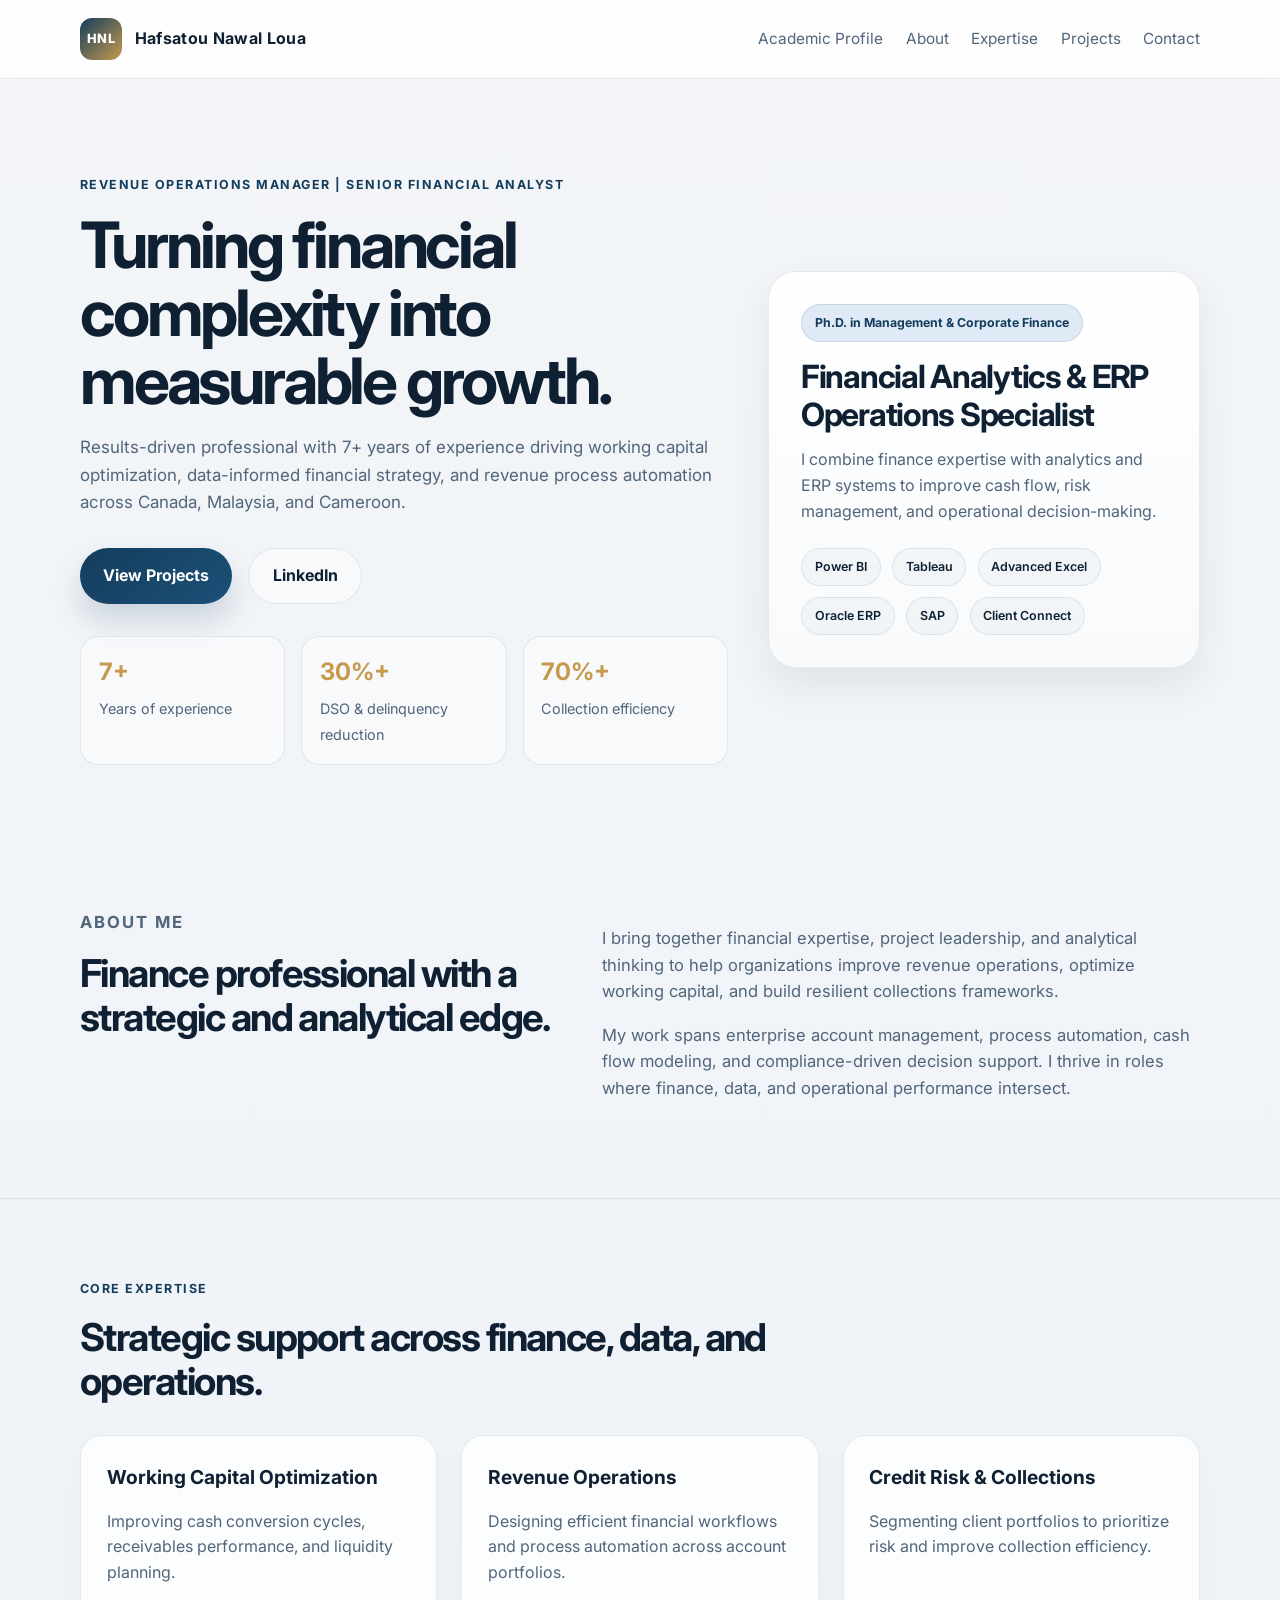
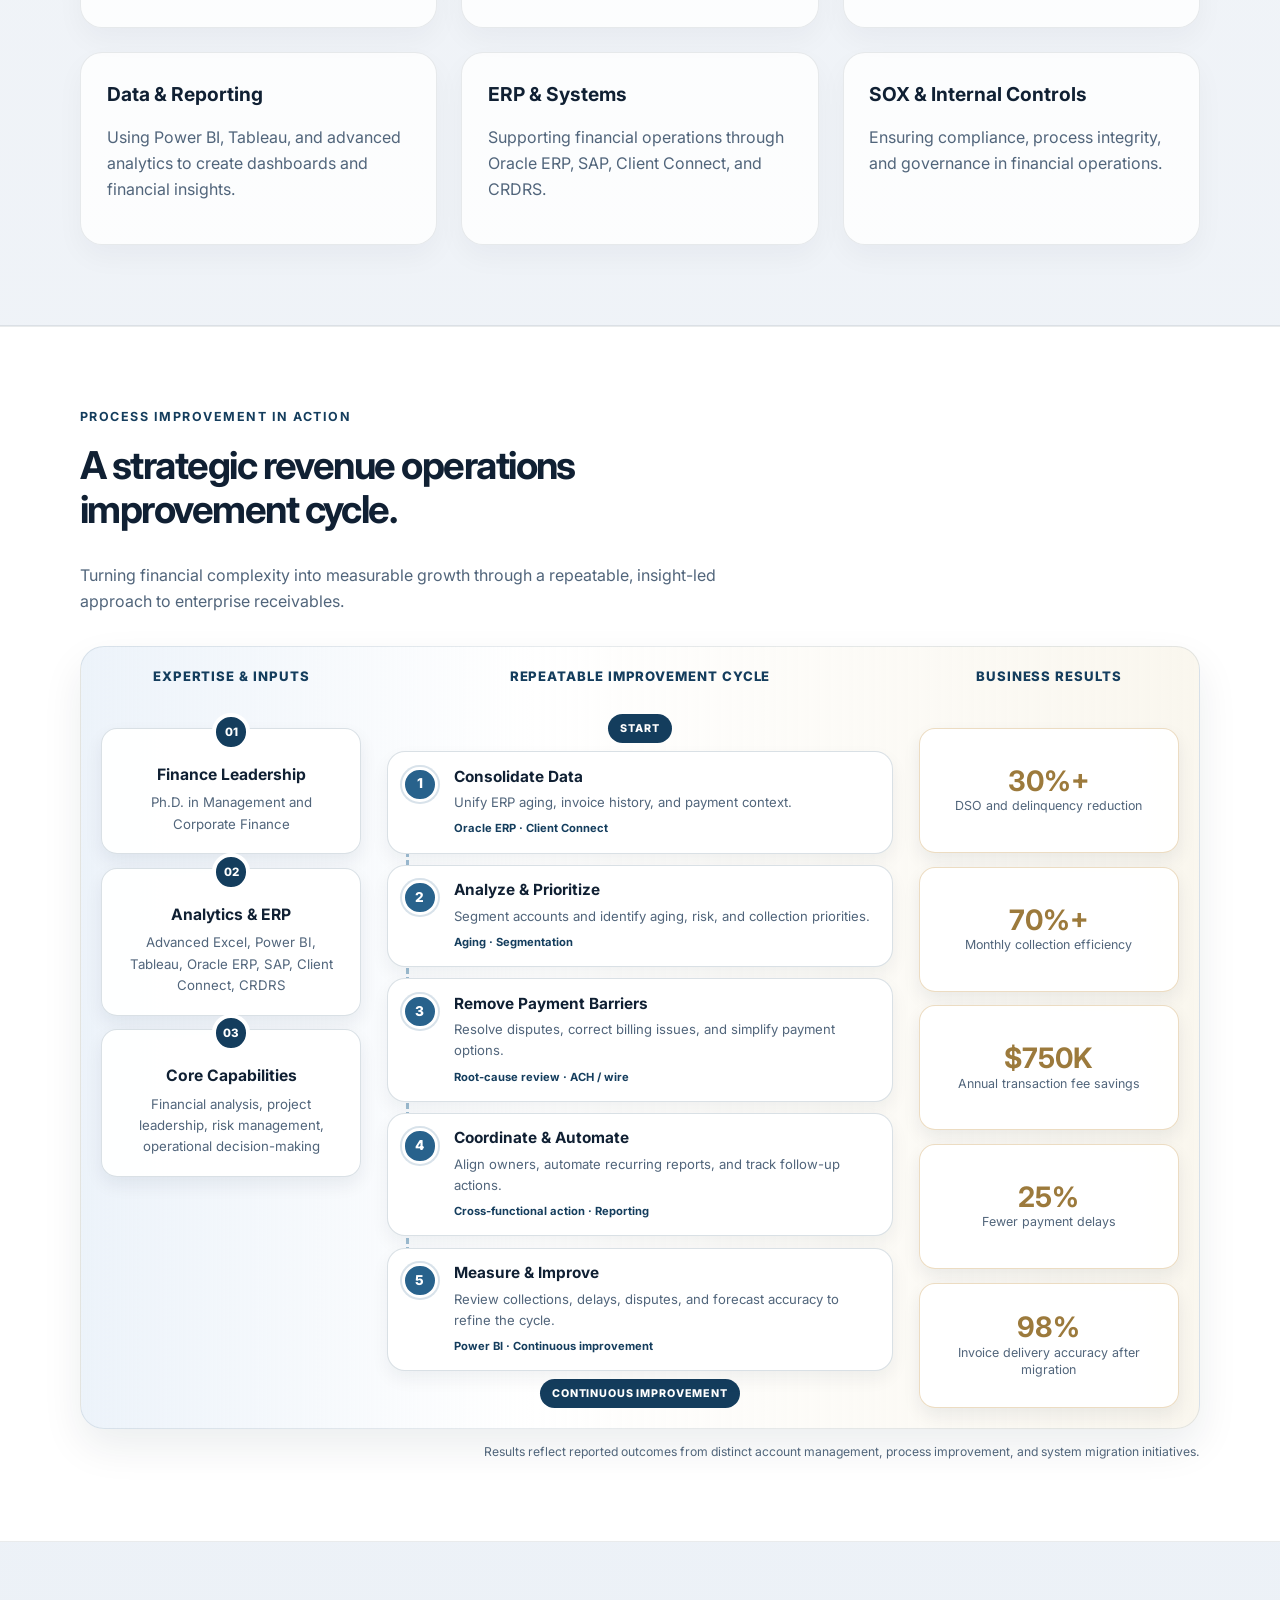
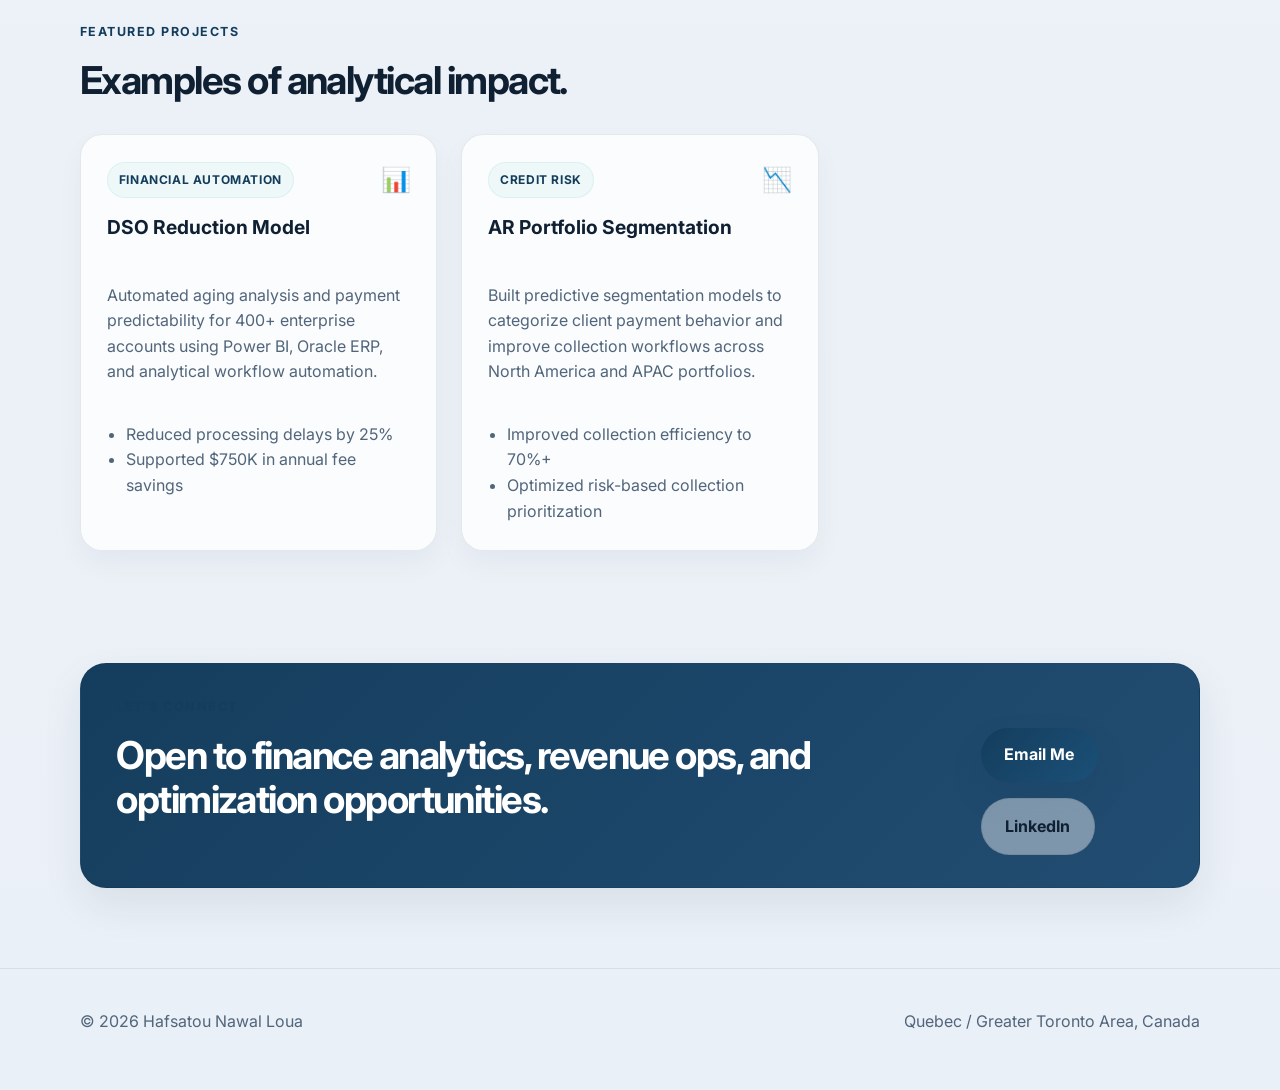
<file: index.html>
<!DOCTYPE html>
<html lang="en">
  <head>
    <meta charset="UTF-8" />
    <meta name="viewport" content="width=device-width, initial-scale=1.0" />
    <title>Hafsatou Nawal Loua | Portfolio</title>
    <meta
      name="description"
      content="Revenue Operations Manager and Senior Financial Analyst specializing in financial analytics, cash flow optimization, and automation."
    />
    <link rel="preconnect" href="https://fonts.googleapis.com" />
    <link rel="preconnect" href="https://fonts.gstatic.com" crossorigin />
    <link
      href="https://fonts.googleapis.com/css2?family=Inter:wght@400;500;600;700;800&display=swap"
      rel="stylesheet"
    />
    <link rel="stylesheet" href="styles.css" />
  </head>
  <body>
    <header class="site-header">
      <div class="container nav">
        <div class="brand">
          <span class="brand-mark">HNL</span>
          <span>Hafsatou Nawal Loua</span>
        </div>
        <nav class="nav-links" aria-label="Main navigation">
          <a href="academic.html">Academic Profile</a>
          <a href="#about">About</a>
          <a href="#expertise">Expertise</a>
          <a href="#projects">Projects</a>
          <a href="#contact">Contact</a>
        </nav>
      </div>
    </header>

    <main>
      <section class="hero">
        <div class="container hero-content">
          <div class="hero-copy">
            <p class="eyebrow">Revenue Operations Manager | Senior Financial Analyst</p>
            <h1>Turning financial complexity into measurable growth.</h1>
            <p class="lead">
              Results-driven professional with 7+ years of experience driving working
              capital optimization, data-informed financial strategy, and revenue process
              automation across Canada, Malaysia, and Cameroon.
            </p>
            <div class="hero-actions">
              <a class="button primary" href="#projects">View Projects</a>
              <a class="button secondary" href="https://www.linkedin.com/in/hafsatou-loua" target="_blank" rel="noreferrer">LinkedIn</a>
            </div>
            <ul class="stats" aria-label="Key metrics">
              <li><strong>7+</strong><span>Years of experience</span></li>
              <li><strong>30%+</strong><span>DSO & delinquency reduction</span></li>
              <li><strong>70%+</strong><span>Collection efficiency</span></li>
            </ul>
          </div>
          <div class="hero-card">
            <div class="card-glow"></div>
            <div class="profile-box">
              <div class="profile-badge">Ph.D. in Management & Corporate Finance</div>
              <h2>Financial Analytics & ERP Operations Specialist</h2>
              <p>
                I combine finance expertise with analytics and ERP systems to improve
                cash flow, risk management, and operational decision-making.
              </p>
              <div class="tech-list">
                <span>Power BI</span>
                <span>Tableau</span>
                <span>Advanced Excel</span>
                <span>Oracle ERP</span>
                <span>SAP</span>
                <span>Client Connect</span>
              </div>
            </div>
          </div>
        </div>
      </section>

      <section id="about" class="section">
        <div class="container two-column">
          <div>
            <p class="section-tag">About Me</p>
            <h2>Finance professional with a strategic and analytical edge.</h2>
          </div>
          <div>
            <p>
              I bring together financial expertise, project leadership, and analytical
              thinking to help organizations improve revenue operations, optimize working
              capital, and build resilient collections frameworks.
            </p>
            <p>
              My work spans enterprise account management, process automation, cash flow
              modeling, and compliance-driven decision support. I thrive in roles where
              finance, data, and operational performance intersect.
            </p>
          </div>
        </div>
      </section>

      <section id="expertise" class="section muted">
        <div class="container">
          <div class="section-heading">
            <p class="section-tag">Core Expertise</p>
            <h2>Strategic support across finance, data, and operations.</h2>
          </div>
          <div class="expertise-grid">
            <article class="feature-card">
              <h3>Working Capital Optimization</h3>
              <p>Improving cash conversion cycles, receivables performance, and liquidity planning.</p>
            </article>
            <article class="feature-card">
              <h3>Revenue Operations</h3>
              <p>Designing efficient financial workflows and process automation across account portfolios.</p>
            </article>
            <article class="feature-card">
              <h3>Credit Risk & Collections</h3>
              <p>Segmenting client portfolios to prioritize risk and improve collection efficiency.</p>
            </article>
            <article class="feature-card">
              <h3>Data & Reporting</h3>
              <p>Using Power BI, Tableau, and advanced analytics to create dashboards and financial insights.</p>
            </article>
            <article class="feature-card">
              <h3>ERP & Systems</h3>
              <p>Supporting financial operations through Oracle ERP, SAP, Client Connect, and CRDRS.</p>
            </article>
            <article class="feature-card">
              <h3>SOX & Internal Controls</h3>
              <p>Ensuring compliance, process integrity, and governance in financial operations.</p>
            </article>
          </div>
        </div>
      </section>

      <section id="process" class="section process-section">
        <div class="container">
          <div class="section-heading">
            <p class="section-tag">Process Improvement in Action</p>
            <h2>A strategic revenue operations improvement cycle.</h2>
            <p class="process-intro">
              Turning financial complexity into measurable growth through a repeatable,
              insight-led approach to enterprise receivables.
            </p>
          </div>

          <div class="process-infographic">
            <aside class="process-column process-inputs" aria-labelledby="process-inputs-title">
              <h3 class="process-column-title" id="process-inputs-title">Expertise & Inputs</h3>
              <article class="input-card">
                <span class="input-icon" aria-hidden="true">01</span>
                <h4>Finance Leadership</h4>
                <p>Ph.D. in Management and Corporate Finance</p>
              </article>
              <article class="input-card">
                <span class="input-icon" aria-hidden="true">02</span>
                <h4>Analytics & ERP</h4>
                <p>Advanced Excel, Power BI, Tableau, Oracle ERP, SAP, Client Connect, CRDRS</p>
              </article>
              <article class="input-card">
                <span class="input-icon" aria-hidden="true">03</span>
                <h4>Core Capabilities</h4>
                <p>Financial analysis, project leadership, risk management, operational decision-making</p>
              </article>
            </aside>

            <div class="process-cycle">
              <h3 class="process-column-title">Repeatable Improvement Cycle</h3>
              <span class="cycle-end">START</span>
              <ol class="process-flow" aria-label="Accounts receivable process improvement steps">
                <li class="process-step">
                  <span class="process-number">1</span>
                  <div>
                    <h4>Consolidate Data</h4>
                    <p>Unify ERP aging, invoice history, and payment context.</p>
                    <span class="process-tool">Oracle ERP · Client Connect</span>
                  </div>
                </li>
                <li class="process-step">
                  <span class="process-number">2</span>
                  <div>
                    <h4>Analyze & Prioritize</h4>
                    <p>Segment accounts and identify aging, risk, and collection priorities.</p>
                    <span class="process-tool">Aging · Segmentation</span>
                  </div>
                </li>
                <li class="process-step">
                  <span class="process-number">3</span>
                  <div>
                    <h4>Remove Payment Barriers</h4>
                    <p>Resolve disputes, correct billing issues, and simplify payment options.</p>
                    <span class="process-tool">Root-cause review · ACH / wire</span>
                  </div>
                </li>
                <li class="process-step">
                  <span class="process-number">4</span>
                  <div>
                    <h4>Coordinate & Automate</h4>
                    <p>Align owners, automate recurring reports, and track follow-up actions.</p>
                    <span class="process-tool">Cross-functional action · Reporting</span>
                  </div>
                </li>
                <li class="process-step">
                  <span class="process-number">5</span>
                  <div>
                    <h4>Measure & Improve</h4>
                    <p>Review collections, delays, disputes, and forecast accuracy to refine the cycle.</p>
                    <span class="process-tool">Power BI · Continuous improvement</span>
                  </div>
                </li>
              </ol>
              <span class="cycle-end">CONTINUOUS IMPROVEMENT</span>
            </div>

            <aside class="process-column process-results" aria-labelledby="process-results-title">
              <h3 class="process-column-title" id="process-results-title">Business Results</h3>
              <article class="result-card">
                <strong>30%+</strong>
                <span>DSO and delinquency reduction</span>
              </article>
              <article class="result-card">
                <strong>70%+</strong>
                <span>Monthly collection efficiency</span>
              </article>
              <article class="result-card">
                <strong>$750K</strong>
                <span>Annual transaction fee savings</span>
              </article>
              <article class="result-card">
                <strong>25%</strong>
                <span>Fewer payment delays</span>
              </article>
              <article class="result-card">
                <strong>98%</strong>
                <span>Invoice delivery accuracy after migration</span>
              </article>
            </aside>
          </div>
          <p class="process-note">
            Results reflect reported outcomes from distinct account management, process
            improvement, and system migration initiatives.
          </p>
        </div>
      </section>

      <section id="projects" class="section">
        <div class="container">
          <div class="section-heading">
            <p class="section-tag">Featured Projects</p>
            <h2>Examples of analytical impact.</h2>
          </div>

          <div class="project-grid">
            <article class="project-card">
              <div class="project-header">
                <span class="project-tag">Financial Automation</span>
                <span class="project-icon">📊</span>
              </div>
              <h3>DSO Reduction Model</h3>
              <p>
                Automated aging analysis and payment predictability for 400+ enterprise
                accounts using Power BI, Oracle ERP, and analytical workflow automation.
              </p>
              <ul>
                <li>Reduced processing delays by 25%</li>
                <li>Supported $750K in annual fee savings</li>
              </ul>
            </article>

            <article class="project-card">
              <div class="project-header">
                <span class="project-tag">Credit Risk</span>
                <span class="project-icon">📉</span>
              </div>
              <h3>AR Portfolio Segmentation</h3>
              <p>
                Built predictive segmentation models to categorize client payment behavior
                and improve collection workflows across North America and APAC portfolios.
              </p>
              <ul>
                <li>Improved collection efficiency to 70%+</li>
                <li>Optimized risk-based collection prioritization</li>
              </ul>
            </article>
          </div>
        </div>
      </section>

      <section id="contact" class="section cta-section">
        <div class="container cta-box">
          <div>
            <p class="section-tag">Let’s Connect</p>
            <h2>Open to finance analytics, revenue ops, and optimization opportunities.</h2>
          </div>
          <div class="cta-actions">
            <a class="button primary" href="mailto:nawal_loua@yahoo.com">Email Me</a>
            <a class="button secondary" href="https://www.linkedin.com/in/hafsatou-loua" target="_blank" rel="noreferrer">LinkedIn</a>
          </div>
        </div>
      </section>
    </main>

    <footer class="site-footer">
      <div class="container footer-content">
        <p>© 2026 Hafsatou Nawal Loua</p>
        <p>Quebec / Greater Toronto Area, Canada</p>
      </div>
    </footer>
  </body>
</html>
</file>
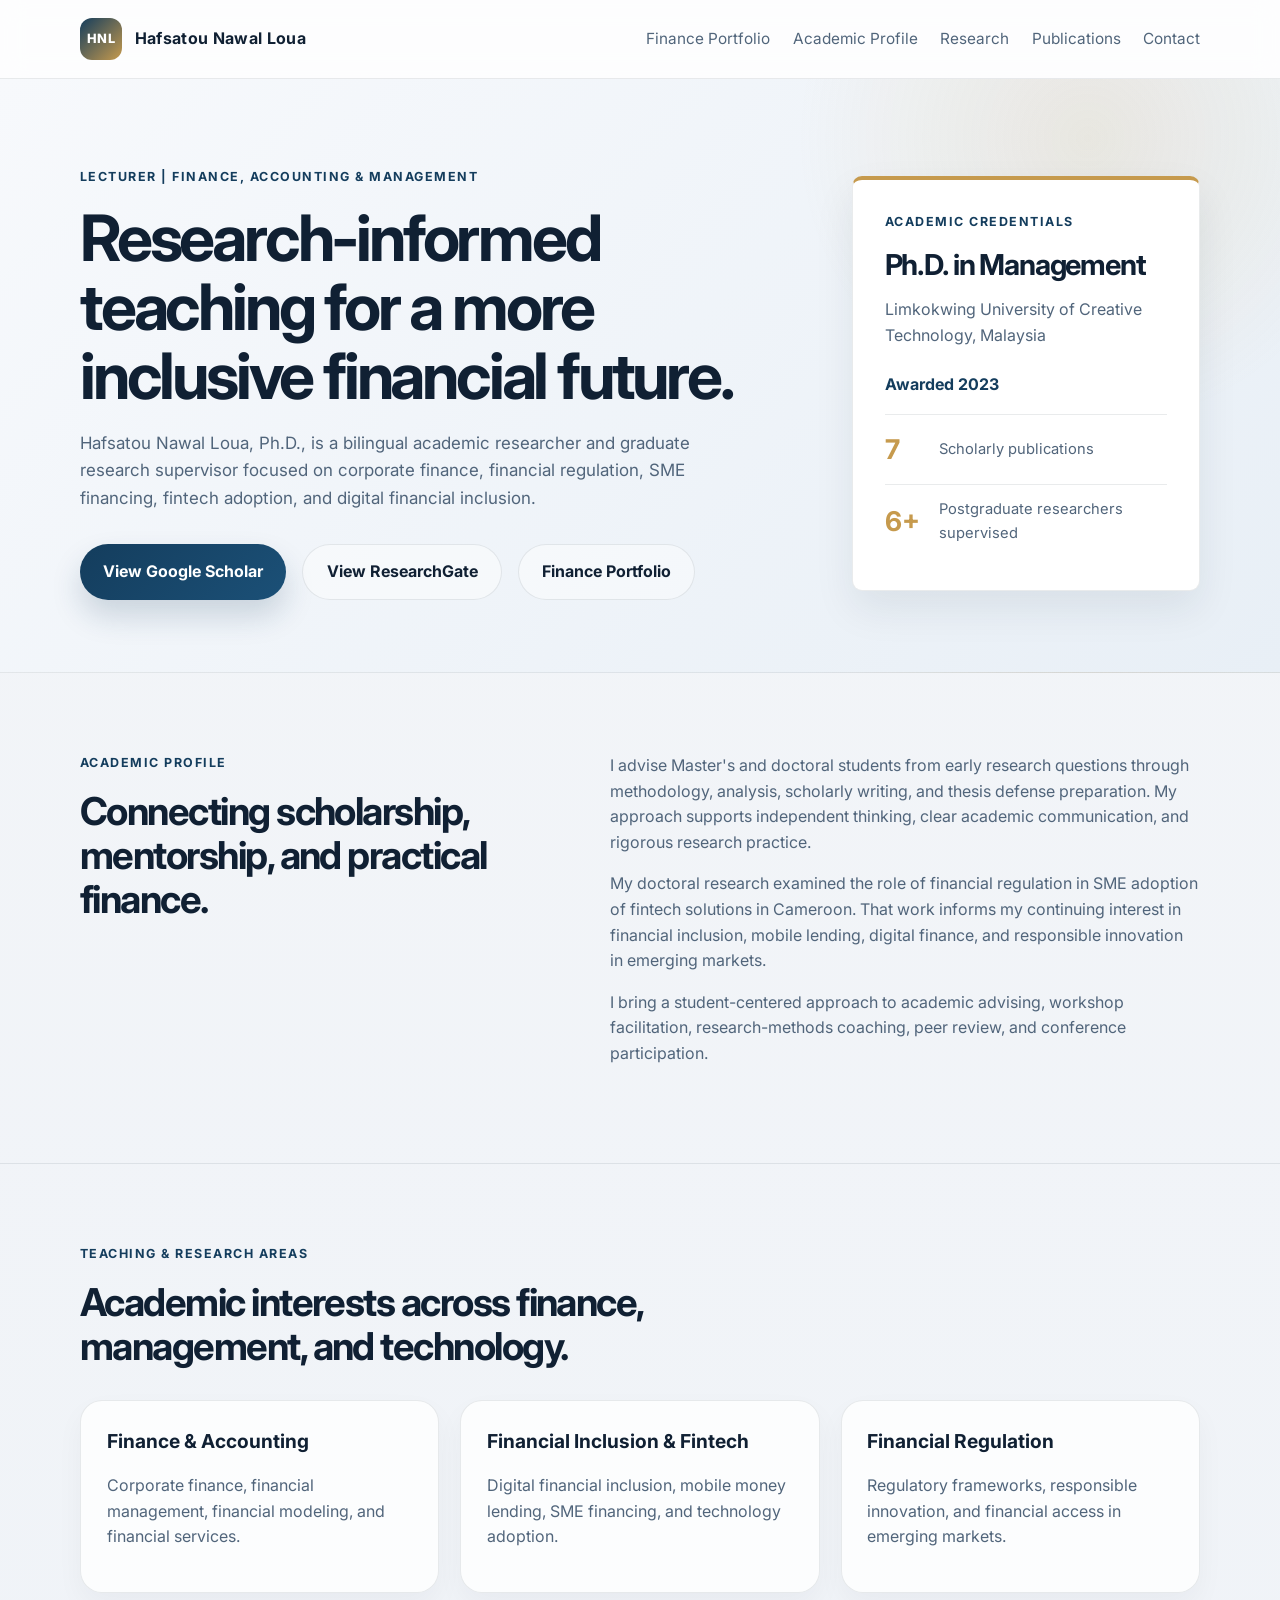
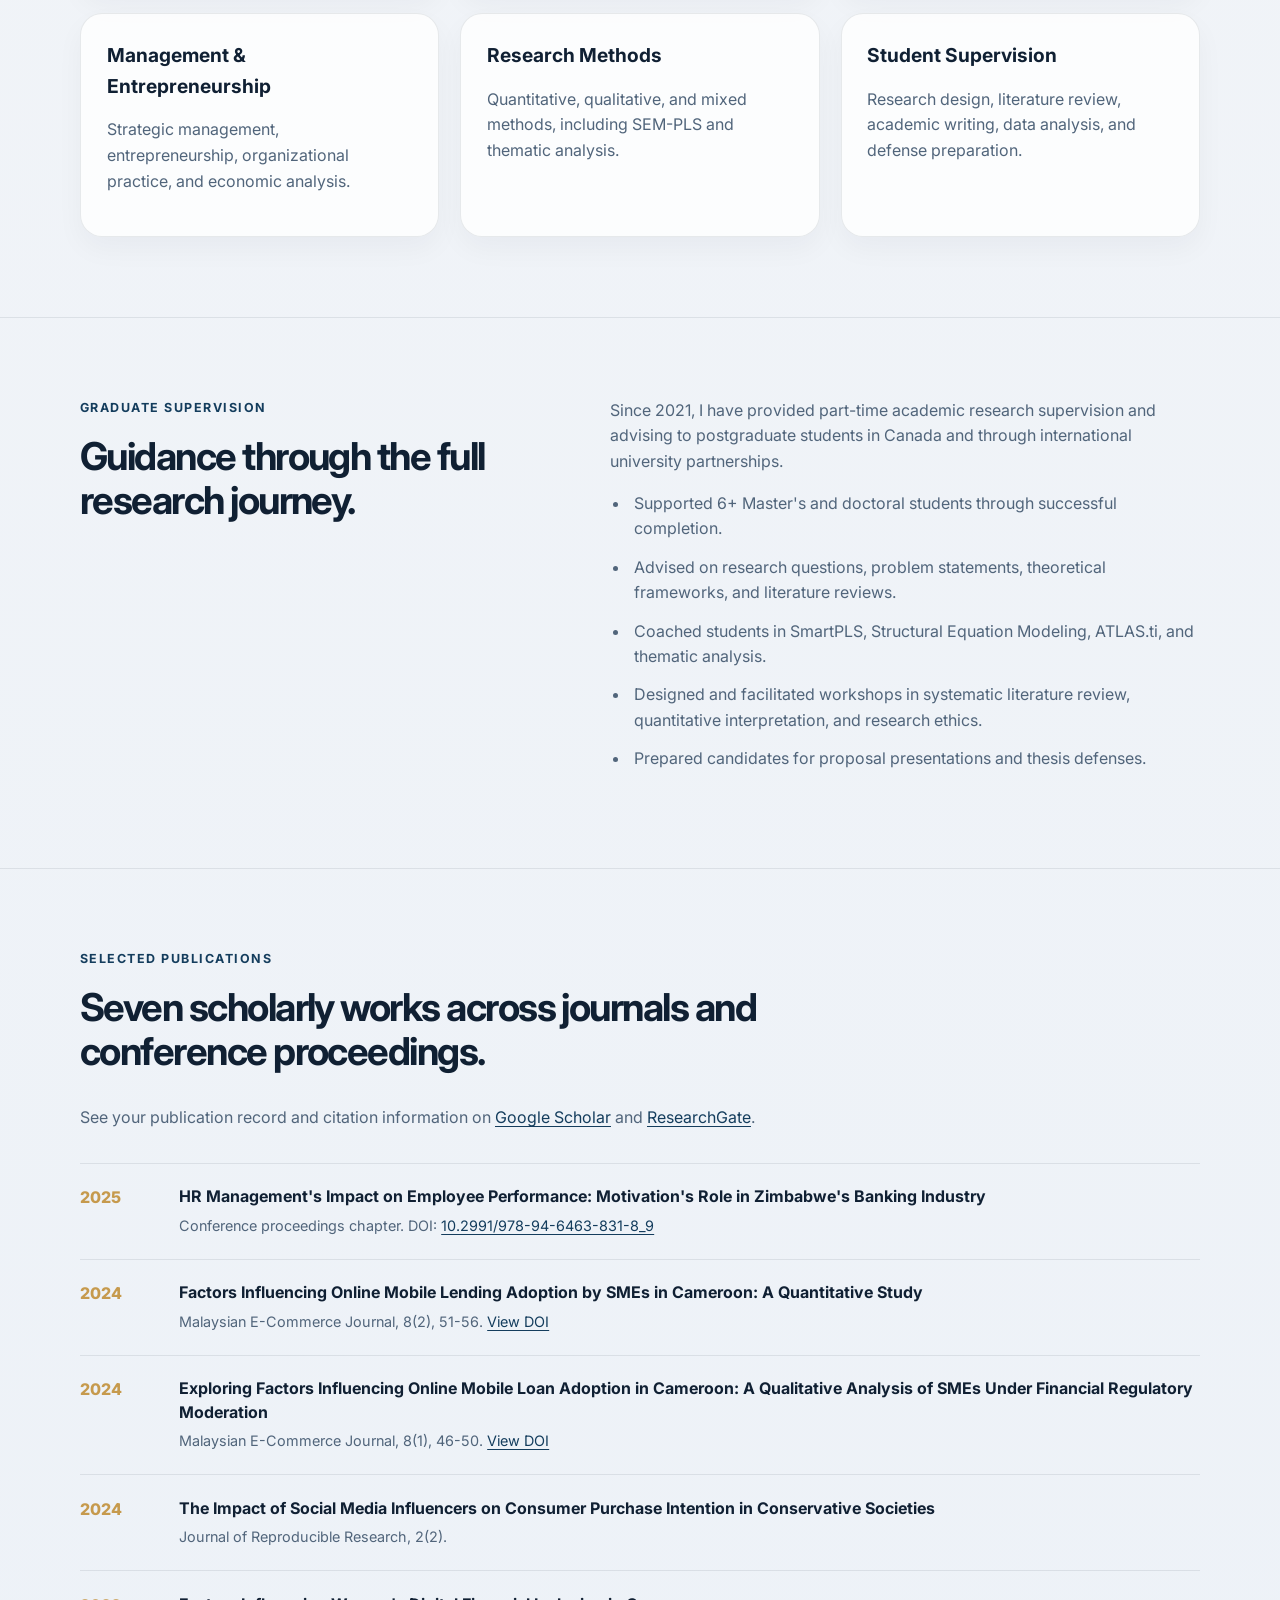
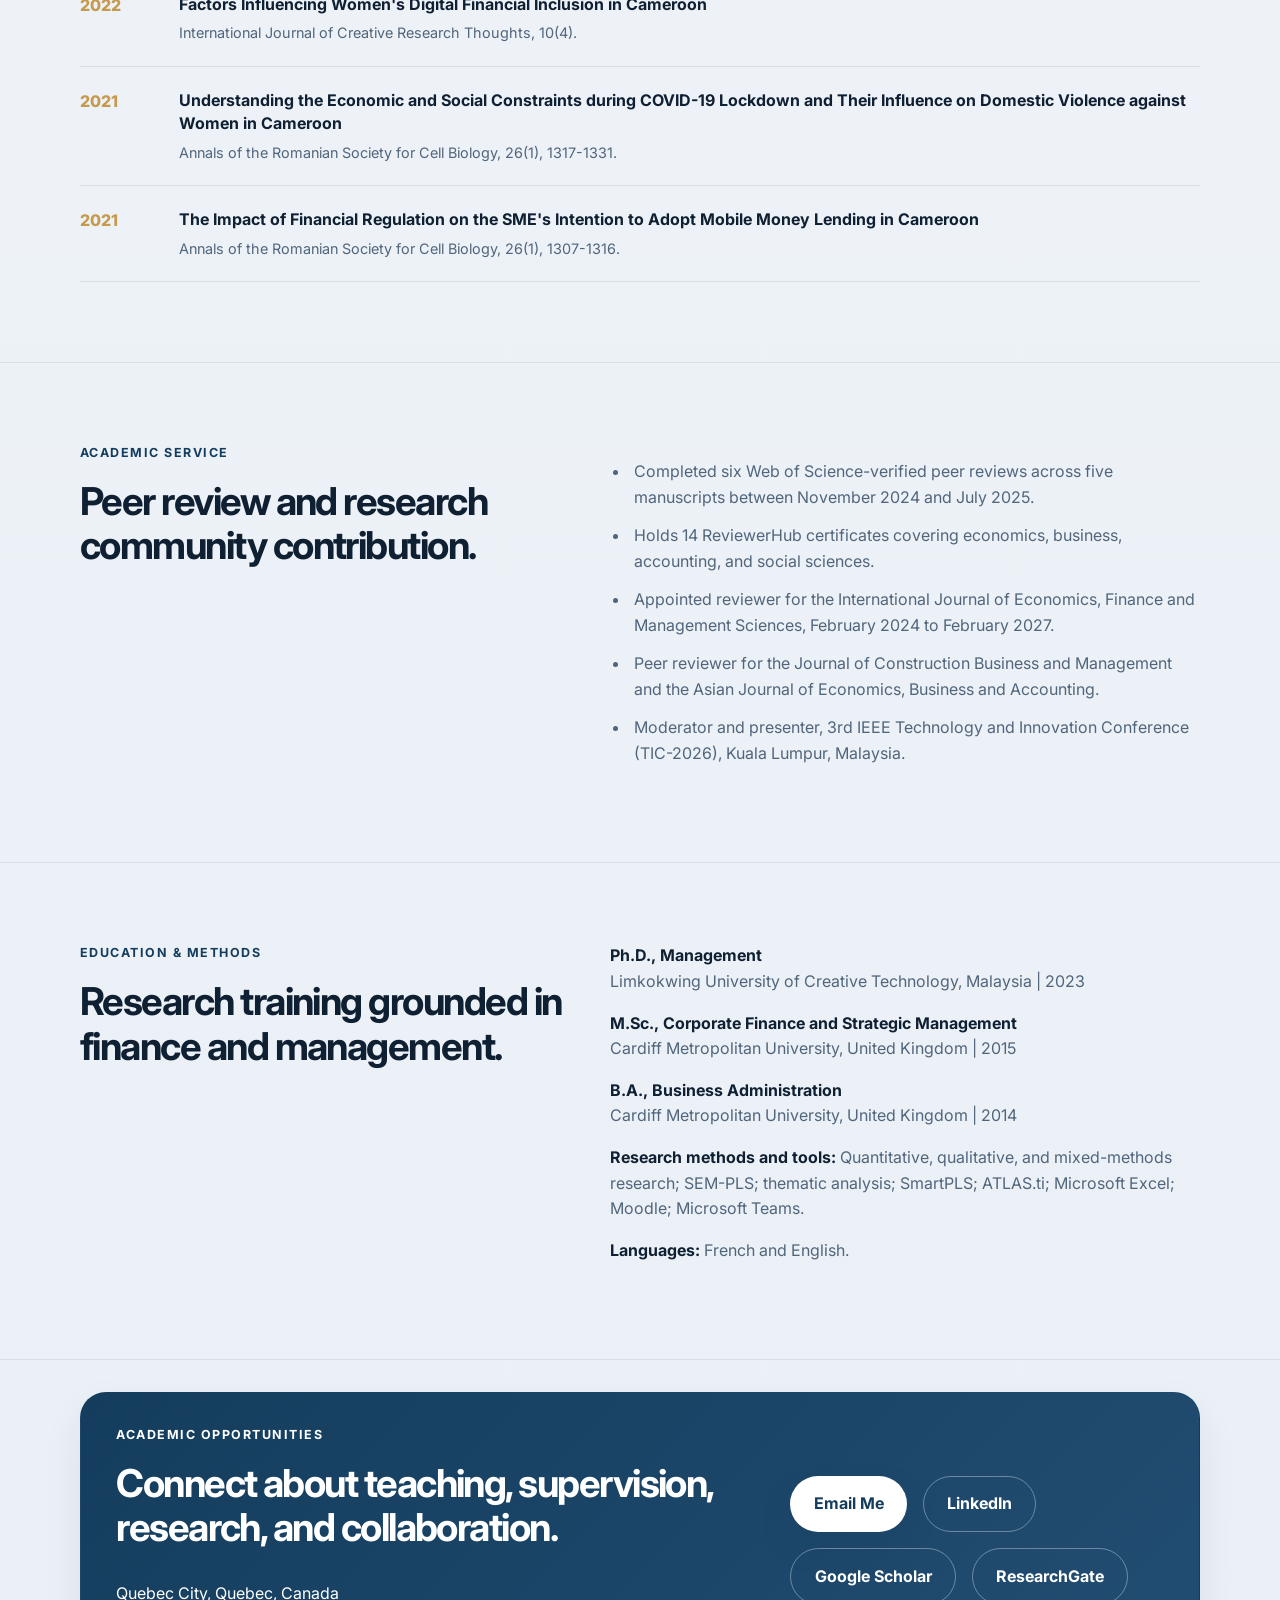
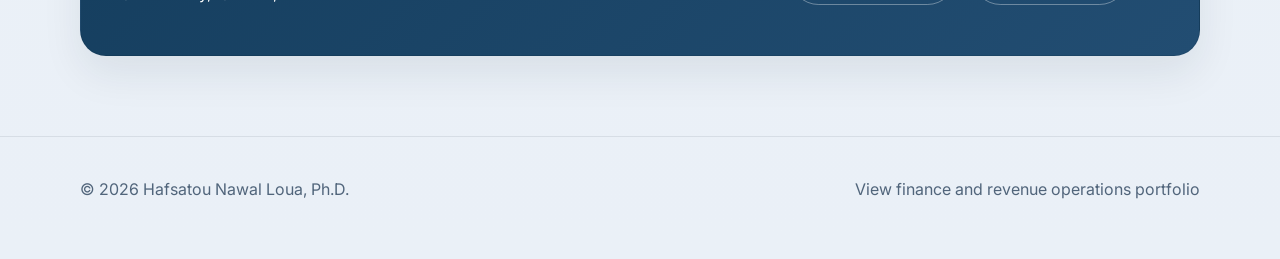
<file: academic.html>
<!DOCTYPE html>
<html lang="en">
  <head>
    <meta charset="UTF-8" />
    <meta name="viewport" content="width=device-width, initial-scale=1.0" />
    <meta
      name="description"
      content="Academic profile of Hafsatou Nawal Loua, Ph.D. in Management, lecturer candidate, financial researcher, and graduate research supervisor."
    />
    <title>Academic Profile | Hafsatou Nawal Loua, Ph.D.</title>
    <link rel="preconnect" href="https://fonts.googleapis.com" />
    <link rel="preconnect" href="https://fonts.gstatic.com" crossorigin />
    <link
      href="https://fonts.googleapis.com/css2?family=Inter:wght@400;500;600;700;800&display=swap"
      rel="stylesheet"
    />
    <link rel="stylesheet" href="styles.css" />
  </head>
  <body class="academic-page">
    <header class="site-header">
      <div class="container nav">
        <a class="brand" href="index.html">
          <span class="brand-mark">HNL</span>
          <span>Hafsatou Nawal Loua</span>
        </a>
        <nav class="nav-links" aria-label="Main navigation">
          <a href="index.html">Finance Portfolio</a>
          <a href="#profile">Academic Profile</a>
          <a href="#research">Research</a>
          <a href="#publications">Publications</a>
          <a href="#contact">Contact</a>
        </nav>
      </div>
    </header>

    <main>
      <section class="academic-hero">
        <div class="container academic-hero-content">
          <div>
            <p class="eyebrow">Lecturer | Finance, Accounting & Management</p>
            <h1>Research-informed teaching for a more inclusive financial future.</h1>
            <p class="lead">
              Hafsatou Nawal Loua, Ph.D., is a bilingual academic researcher and graduate
              research supervisor focused on corporate finance, financial regulation,
              SME financing, fintech adoption, and digital financial inclusion.
            </p>
            <div class="hero-actions">
              <a
                class="button primary"
                href="https://scholar.google.com/citations?user=1nNSLhAAAAAJ&amp;hl=en"
                target="_blank"
                rel="noreferrer"
              >View Google Scholar</a>
              <a
                class="button secondary"
                href="https://www.researchgate.net/profile/Nawal-Loua-2?ev=hdr_xprf"
                target="_blank"
                rel="noreferrer"
              >View ResearchGate</a>
              <a class="button secondary" href="index.html">Finance Portfolio</a>
            </div>
          </div>
          <aside class="academic-credential">
            <p class="section-tag">Academic Credentials</p>
            <h2>Ph.D. in Management</h2>
            <p>Limkokwing University of Creative Technology, Malaysia</p>
            <span class="credential-year">Awarded 2023</span>
            <div class="academic-stat">
              <strong>7</strong>
              <span>Scholarly publications</span>
            </div>
            <div class="academic-stat">
              <strong>6+</strong>
              <span>Postgraduate researchers supervised</span>
            </div>
          </aside>
        </div>
      </section>

      <section id="profile" class="section">
        <div class="container academic-two-column">
          <div>
            <p class="section-tag">Academic Profile</p>
            <h2>Connecting scholarship, mentorship, and practical finance.</h2>
          </div>
          <div class="academic-copy">
            <p>
              I advise Master's and doctoral students from early research questions
              through methodology, analysis, scholarly writing, and thesis defense
              preparation. My approach supports independent thinking, clear academic
              communication, and rigorous research practice.
            </p>
            <p>
              My doctoral research examined the role of financial regulation in SME
              adoption of fintech solutions in Cameroon. That work informs my continuing
              interest in financial inclusion, mobile lending, digital finance, and
              responsible innovation in emerging markets.
            </p>
            <p>
              I bring a student-centered approach to academic advising, workshop
              facilitation, research-methods coaching, peer review, and conference
              participation.
            </p>
          </div>
        </div>
      </section>

      <section id="research" class="section muted">
        <div class="container">
          <div class="section-heading">
            <p class="section-tag">Teaching & Research Areas</p>
            <h2>Academic interests across finance, management, and technology.</h2>
          </div>
          <div class="academic-grid">
            <article class="feature-card">
              <h3>Finance & Accounting</h3>
              <p>Corporate finance, financial management, financial modeling, and financial services.</p>
            </article>
            <article class="feature-card">
              <h3>Financial Inclusion & Fintech</h3>
              <p>Digital financial inclusion, mobile money lending, SME financing, and technology adoption.</p>
            </article>
            <article class="feature-card">
              <h3>Financial Regulation</h3>
              <p>Regulatory frameworks, responsible innovation, and financial access in emerging markets.</p>
            </article>
            <article class="feature-card">
              <h3>Management & Entrepreneurship</h3>
              <p>Strategic management, entrepreneurship, organizational practice, and economic analysis.</p>
            </article>
            <article class="feature-card">
              <h3>Research Methods</h3>
              <p>Quantitative, qualitative, and mixed methods, including SEM-PLS and thematic analysis.</p>
            </article>
            <article class="feature-card">
              <h3>Student Supervision</h3>
              <p>Research design, literature review, academic writing, data analysis, and defense preparation.</p>
            </article>
          </div>
        </div>
      </section>

      <section class="section">
        <div class="container academic-two-column">
          <div>
            <p class="section-tag">Graduate Supervision</p>
            <h2>Guidance through the full research journey.</h2>
          </div>
          <div class="academic-copy">
            <p>
              Since 2021, I have provided part-time academic research supervision and
              advising to postgraduate students in Canada and through international
              university partnerships.
            </p>
            <ul class="academic-list">
              <li>Supported 6+ Master's and doctoral students through successful completion.</li>
              <li>Advised on research questions, problem statements, theoretical frameworks, and literature reviews.</li>
              <li>Coached students in SmartPLS, Structural Equation Modeling, ATLAS.ti, and thematic analysis.</li>
              <li>Designed and facilitated workshops in systematic literature review, quantitative interpretation, and research ethics.</li>
              <li>Prepared candidates for proposal presentations and thesis defenses.</li>
            </ul>
          </div>
        </div>
      </section>

      <section id="publications" class="section muted">
        <div class="container">
          <div class="section-heading">
            <p class="section-tag">Selected Publications</p>
            <h2>Seven scholarly works across journals and conference proceedings.</h2>
            <p class="academic-copy">
              See your publication record and citation information on
              <a
                class="text-link"
                href="https://scholar.google.com/citations?user=1nNSLhAAAAAJ&amp;hl=en"
                target="_blank"
                rel="noreferrer"
              >Google Scholar</a>
              and
              <a
                class="text-link"
                href="https://www.researchgate.net/profile/Nawal-Loua-2?ev=hdr_xprf"
                target="_blank"
                rel="noreferrer"
              >ResearchGate</a>.
            </p>
          </div>
          <div class="publication-list">
            <article class="publication">
              <span class="publication-year">2025</span>
              <div>
                <h3>HR Management's Impact on Employee Performance: Motivation's Role in Zimbabwe's Banking Industry</h3>
                <p>Conference proceedings chapter. DOI: <a href="https://doi.org/10.2991/978-94-6463-831-8_9" target="_blank" rel="noreferrer">10.2991/978-94-6463-831-8_9</a></p>
              </div>
            </article>
            <article class="publication">
              <span class="publication-year">2024</span>
              <div>
                <h3>Factors Influencing Online Mobile Lending Adoption by SMEs in Cameroon: A Quantitative Study</h3>
                <p>Malaysian E-Commerce Journal, 8(2), 51-56. <a href="https://doi.org/10.26480/mecj.02.2024.51.56" target="_blank" rel="noreferrer">View DOI</a></p>
              </div>
            </article>
            <article class="publication">
              <span class="publication-year">2024</span>
              <div>
                <h3>Exploring Factors Influencing Online Mobile Loan Adoption in Cameroon: A Qualitative Analysis of SMEs Under Financial Regulatory Moderation</h3>
                <p>Malaysian E-Commerce Journal, 8(1), 46-50. <a href="https://doi.org/10.26480/mecj.01.2024.46.50" target="_blank" rel="noreferrer">View DOI</a></p>
              </div>
            </article>
            <article class="publication">
              <span class="publication-year">2024</span>
              <div>
                <h3>The Impact of Social Media Influencers on Consumer Purchase Intention in Conservative Societies</h3>
                <p>Journal of Reproducible Research, 2(2).</p>
              </div>
            </article>
            <article class="publication">
              <span class="publication-year">2022</span>
              <div>
                <h3>Factors Influencing Women's Digital Financial Inclusion in Cameroon</h3>
                <p>International Journal of Creative Research Thoughts, 10(4).</p>
              </div>
            </article>
            <article class="publication">
              <span class="publication-year">2021</span>
              <div>
                <h3>Understanding the Economic and Social Constraints during COVID-19 Lockdown and Their Influence on Domestic Violence against Women in Cameroon</h3>
                <p>Annals of the Romanian Society for Cell Biology, 26(1), 1317-1331.</p>
              </div>
            </article>
            <article class="publication">
              <span class="publication-year">2021</span>
              <div>
                <h3>The Impact of Financial Regulation on the SME's Intention to Adopt Mobile Money Lending in Cameroon</h3>
                <p>Annals of the Romanian Society for Cell Biology, 26(1), 1307-1316.</p>
              </div>
            </article>
          </div>
        </div>
      </section>

      <section class="section">
        <div class="container academic-two-column">
          <div>
            <p class="section-tag">Academic Service</p>
            <h2>Peer review and research community contribution.</h2>
          </div>
          <div class="academic-copy">
            <ul class="academic-list">
              <li>Completed six Web of Science-verified peer reviews across five manuscripts between November 2024 and July 2025.</li>
              <li>Holds 14 ReviewerHub certificates covering economics, business, accounting, and social sciences.</li>
              <li>Appointed reviewer for the International Journal of Economics, Finance and Management Sciences, February 2024 to February 2027.</li>
              <li>Peer reviewer for the Journal of Construction Business and Management and the Asian Journal of Economics, Business and Accounting.</li>
              <li>Moderator and presenter, 3rd IEEE Technology and Innovation Conference (TIC-2026), Kuala Lumpur, Malaysia.</li>
            </ul>
          </div>
        </div>
      </section>

      <section class="section muted">
        <div class="container academic-two-column">
          <div>
            <p class="section-tag">Education & Methods</p>
            <h2>Research training grounded in finance and management.</h2>
          </div>
          <div class="academic-copy">
            <p><strong>Ph.D., Management</strong><br />Limkokwing University of Creative Technology, Malaysia | 2023</p>
            <p><strong>M.Sc., Corporate Finance and Strategic Management</strong><br />Cardiff Metropolitan University, United Kingdom | 2015</p>
            <p><strong>B.A., Business Administration</strong><br />Cardiff Metropolitan University, United Kingdom | 2014</p>
            <p><strong>Research methods and tools:</strong> Quantitative, qualitative, and mixed-methods research; SEM-PLS; thematic analysis; SmartPLS; ATLAS.ti; Microsoft Excel; Moodle; Microsoft Teams.</p>
            <p><strong>Languages:</strong> French and English.</p>
          </div>
        </div>
      </section>

      <section id="contact" class="section cta-section">
        <div class="container cta-box academic-cta">
          <div>
            <p class="section-tag">Academic Opportunities</p>
            <h2>Connect about teaching, supervision, research, and collaboration.</h2>
            <p>Quebec City, Quebec, Canada</p>
          </div>
          <div class="cta-actions">
            <a class="button primary" href="mailto:nawal_loua@yahoo.com">Email Me</a>
            <a class="button secondary" href="https://www.linkedin.com/in/hafsatou-loua" target="_blank" rel="noreferrer">LinkedIn</a>
            <a class="button secondary" href="https://scholar.google.com/citations?user=1nNSLhAAAAAJ&amp;hl=en" target="_blank" rel="noreferrer">Google Scholar</a>
            <a class="button secondary" href="https://www.researchgate.net/profile/Nawal-Loua-2?ev=hdr_xprf" target="_blank" rel="noreferrer">ResearchGate</a>
          </div>
        </div>
      </section>
    </main>

    <footer class="site-footer">
      <div class="container footer-content">
        <p>© 2026 Hafsatou Nawal Loua, Ph.D.</p>
        <p><a href="index.html">View finance and revenue operations portfolio</a></p>
      </div>
    </footer>
  </body>
</html>
</file>
<file: styles.css>
:root {
  --bg: #f3f5f8;
  --bg-alt: #eaf0f7;
  --panel: #ffffff;
  --panel-strong: #f8fafc;
  --text: #102033;
  --muted: #51657b;
  --line: rgba(16, 32, 51, 0.09);
  --primary: #143d5d;
  --primary-soft: #dfeaf6;
  --accent: #c69a4d;
  --shadow: 0 18px 40px rgba(16, 32, 51, 0.08);
}

* {
  box-sizing: border-box;
}

html {
  scroll-behavior: smooth;
}

body {
  margin: 0;
  font-family: "Inter", sans-serif;
  background: linear-gradient(180deg, var(--bg) 0%, var(--bg-alt) 100%);
  color: var(--text);
  line-height: 1.6;
}

a {
  color: inherit;
  text-decoration: none;
}

img {
  max-width: 100%;
  display: block;
}

.container {
  width: min(1120px, calc(100% - 2rem));
  margin: 0 auto;
}

.site-header {
  position: sticky;
  top: 0;
  z-index: 10;
  backdrop-filter: blur(12px);
  background: rgba(255, 255, 255, 0.82);
  border-bottom: 1px solid var(--line);
}

.nav {
  display: flex;
  justify-content: space-between;
  align-items: center;
  min-height: 78px;
  gap: 1rem;
}

.brand {
  display: inline-flex;
  align-items: center;
  gap: 0.8rem;
  font-weight: 700;
  letter-spacing: 0.02em;
}

.brand-mark {
  display: inline-grid;
  place-items: center;
  width: 42px;
  height: 42px;
  border-radius: 12px;
  background: linear-gradient(135deg, var(--primary), var(--accent));
  color: #ffffff;
  font-size: 0.8rem;
  font-weight: 800;
}

.nav-links {
  display: flex;
  align-items: center;
  gap: 1.4rem;
  color: var(--muted);
  font-size: 0.96rem;
}

.nav-links a {
  transition: color 0.2s ease;
}

.nav-links a:hover,
.nav-links a:focus-visible {
  color: var(--text);
}

.hero {
  padding: 6rem 0 4rem;
}

.hero-content {
  display: grid;
  grid-template-columns: 1.2fr 0.8fr;
  gap: 2.5rem;
  align-items: center;
}

.eyebrow,
.section-tag {
  margin: 0 0 1rem;
  color: var(--primary);
  letter-spacing: 0.12em;
  font-size: 0.78rem;
  font-weight: 700;
  text-transform: uppercase;
}

.hero h1 {
  margin: 0;
  font-size: clamp(2.5rem, 5vw, 4.5rem);
  line-height: 1.06;
  letter-spacing: -0.05em;
}

.lead {
  max-width: 62ch;
  margin-top: 1.25rem;
  color: var(--muted);
  font-size: 1.06rem;
}

.hero-actions,
.cta-actions {
  display: flex;
  flex-wrap: wrap;
  gap: 1rem;
  margin-top: 2rem;
}

.button {
  display: inline-flex;
  align-items: center;
  justify-content: center;
  min-height: 48px;
  padding: 0.9rem 1.45rem;
  border-radius: 999px;
  font-weight: 700;
  transition: transform 0.2s ease, box-shadow 0.2s ease;
}

.button:hover,
.button:focus-visible {
  transform: translateY(-1px);
}

.button.primary {
  background: linear-gradient(135deg, var(--primary), #1b5077);
  color: #ffffff;
  box-shadow: 0 16px 30px rgba(20, 61, 93, 0.18);
}

.button.secondary {
  border: 1px solid var(--line);
  background: rgba(255, 255, 255, 0.42);
  color: var(--text);
}

.stats {
  list-style: none;
  padding: 0;
  margin: 2rem 0 0;
  display: grid;
  grid-template-columns: repeat(3, minmax(140px, 1fr));
  gap: 1rem;
}

.stats li {
  padding: 1rem 1.1rem;
  background: rgba(255, 255, 255, 0.45);
  border: 1px solid var(--line);
  border-radius: 18px;
}

.stats strong {
  display: block;
  font-size: 1.5rem;
  margin-bottom: 0.3rem;
  color: var(--accent);
}

.stats span {
  color: var(--muted);
  font-size: 0.9rem;
}

.hero-card {
  position: relative;
}

.card-glow {
  position: absolute;
  inset: 10% 12% auto auto;
  width: 220px;
  height: 220px;
  background: radial-gradient(circle, rgba(20, 61, 93, 0.18), transparent 60%);
  filter: blur(18px);
}

.profile-box {
  position: relative;
  padding: 2rem;
  border: 1px solid var(--line);
  border-radius: 28px;
  background: linear-gradient(180deg, #ffffff 0%, var(--panel-strong) 100%);
  box-shadow: var(--shadow);
}

.profile-badge {
  display: inline-block;
  padding: 0.5rem 0.8rem;
  border-radius: 999px;
  background: var(--primary-soft);
  border: 1px solid rgba(20, 61, 93, 0.12);
  color: var(--primary);
  font-size: 0.77rem;
  font-weight: 700;
}

.profile-box h2 {
  margin: 1rem 0 0.8rem;
  font-size: clamp(1.6rem, 2.5vw, 2.3rem);
  line-height: 1.2;
}

.profile-box p {
  margin: 0;
  color: var(--muted);
}

.tech-list {
  display: flex;
  flex-wrap: wrap;
  gap: 0.7rem;
  margin-top: 1.5rem;
}

.tech-list span {
  padding: 0.5rem 0.8rem;
  border-radius: 999px;
  border: 1px solid var(--line);
  background: rgba(20, 61, 93, 0.03);
  color: var(--text);
  font-size: 0.78rem;
  font-weight: 600;
}

.section {
  padding: 5rem 0;
}

.muted {
  background: rgba(255, 255, 255, 0.02);
  border-top: 1px solid var(--line);
  border-bottom: 1px solid var(--line);
}

.two-column {
  display: grid;
  grid-template-columns: 0.9fr 1.1fr;
  gap: 2rem;
  align-items: start;
}

h2 {
  margin-top: 0;
  font-size: clamp(2rem, 3vw, 3rem);
  line-height: 1.15;
  letter-spacing: -0.04em;
}

.two-column p {
  color: var(--muted);
  font-size: 1.04rem;
}

.section-heading {
  max-width: 700px;
  margin-bottom: 2rem;
}

.expertise-grid,
.project-grid {
  display: grid;
  grid-template-columns: repeat(3, minmax(220px, 1fr));
  gap: 1.5rem;
}

.feature-card,
.project-card {
  padding: 1.6rem;
  background: rgba(255, 255, 255, 0.78);
  border: 1px solid var(--line);
  border-radius: 22px;
  box-shadow: 0 12px 28px rgba(16, 32, 51, 0.04);
}

.feature-card h3,
.project-card h3 {
  margin: 0 0 0.7rem;
  font-size: 1.2rem;
}

.feature-card p,
.project-card p,
.project-card li {
  color: var(--muted);
}

.process-section {
  background: #ffffff;
  border-top: 1px solid var(--line);
  border-bottom: 1px solid var(--line);
}

.process-intro {
  max-width: 72ch;
  color: var(--muted);
}

.process-infographic {
  display: grid;
  grid-template-columns: minmax(185px, 0.78fr) minmax(380px, 1.55fr) minmax(180px, 0.78fr);
  gap: 1.25rem;
  align-items: stretch;
  padding: 1.25rem;
  border: 1px solid rgba(20, 61, 93, 0.1);
  border-radius: 24px;
  background:
    linear-gradient(90deg, rgba(223, 234, 246, 0.58), #ffffff 40%, rgba(248, 244, 233, 0.76));
  box-shadow: var(--shadow);
}

.process-column,
.process-cycle {
  min-width: 0;
}

.process-column {
  display: flex;
  flex-direction: column;
  gap: 0.85rem;
}

.process-column-title {
  min-height: 2.7rem;
  margin: 0 0 0.25rem;
  color: var(--primary);
  font-size: 0.82rem;
  font-weight: 800;
  letter-spacing: 0.07em;
  line-height: 1.4;
  text-align: center;
  text-transform: uppercase;
}

.input-card,
.result-card {
  position: relative;
  padding: 1.15rem 1rem;
  border: 1px solid rgba(20, 61, 93, 0.16);
  border-radius: 16px;
  background: rgba(255, 255, 255, 0.94);
  box-shadow: 0 8px 18px rgba(16, 32, 51, 0.07);
  text-align: center;
}

.input-icon {
  display: grid;
  place-items: center;
  width: 2.35rem;
  height: 2.35rem;
  margin: -2.15rem auto 0.7rem;
  border: 4px solid #ffffff;
  border-radius: 50%;
  background: var(--primary);
  color: #ffffff;
  font-size: 0.72rem;
  font-weight: 800;
}

.input-card h4 {
  margin: 0 0 0.35rem;
  color: var(--text);
  font-size: 0.98rem;
}

.input-card p {
  margin: 0;
  color: var(--muted);
  font-size: 0.83rem;
}

.process-cycle {
  display: flex;
  flex-direction: column;
  align-items: center;
  padding: 0 0.35rem;
}

.cycle-end {
  display: inline-flex;
  align-items: center;
  justify-content: center;
  min-height: 1.8rem;
  padding: 0.2rem 0.75rem;
  border-radius: 999px;
  background: var(--primary);
  color: #ffffff;
  font-size: 0.67rem;
  font-weight: 800;
  letter-spacing: 0.08em;
}

.process-flow {
  position: relative;
  display: flex;
  flex: 1;
  flex-direction: column;
  justify-content: space-between;
  gap: 0.7rem;
  width: 100%;
  margin: 0.5rem 0;
  padding: 0;
  list-style: none;
}

.process-flow::before {
  position: absolute;
  top: 1.2rem;
  bottom: 1.2rem;
  left: 1.18rem;
  border-left: 3px dashed rgba(82, 137, 174, 0.55);
  content: "";
}

.process-step {
  position: relative;
  z-index: 1;
  display: grid;
  grid-template-columns: 2.4rem minmax(0, 1fr);
  align-items: start;
  gap: 0.8rem;
  min-width: 0;
  padding: 0.9rem;
  border: 1px solid rgba(20, 61, 93, 0.16);
  border-radius: 18px;
  background: #ffffff;
  box-shadow: 0 8px 18px rgba(16, 32, 51, 0.06);
}

.process-number {
  display: grid;
  place-items: center;
  width: 2.2rem;
  height: 2.2rem;
  border: 3px solid #ffffff;
  border-radius: 50%;
  background: #28628c;
  box-shadow: 0 0 0 2px rgba(40, 98, 140, 0.18);
  color: #ffffff;
  font-size: 0.85rem;
  font-weight: 800;
}

.process-step h4 {
  margin: 0 0 0.3rem;
  color: var(--text);
  font-size: 0.96rem;
  line-height: 1.35;
}

.process-step p {
  margin: 0;
  color: var(--muted);
  font-size: 0.82rem;
}

.process-tool {
  display: block;
  margin-top: 0.45rem;
  color: var(--primary);
  font-size: 0.7rem;
  font-weight: 700;
}

.result-card {
  display: flex;
  flex: 1;
  flex-direction: column;
  justify-content: center;
  gap: 0.1rem;
  padding: 0.9rem 0.65rem;
  border-color: rgba(198, 154, 77, 0.34);
}

.result-card strong {
  color: #9c7a3c;
  font-size: clamp(1.55rem, 2.2vw, 2.1rem);
  line-height: 1.1;
}

.result-card span {
  color: var(--muted);
  font-size: 0.78rem;
  line-height: 1.35;
}

.process-note {
  margin: 0.8rem 0 0;
  color: var(--muted);
  font-size: 0.76rem;
  text-align: right;
}

.project-card {
  display: flex;
  flex-direction: column;
  gap: 0.8rem;
}

.project-header {
  display: flex;
  align-items: center;
  justify-content: space-between;
  gap: 1rem;
}

.project-tag {
  display: inline-block;
  color: var(--primary);
  background: rgba(121, 208, 201, 0.09);
  border: 1px solid rgba(121, 208, 201, 0.18);
  border-radius: 999px;
  padding: 0.45rem 0.7rem;
  font-size: 0.75rem;
  font-weight: 700;
  text-transform: uppercase;
  letter-spacing: 0.05em;
}

.project-icon {
  font-size: 1.5rem;
}

.project-card ul {
  margin: 0.5rem 0 0;
  padding-left: 1.2rem;
}

.cta-section {
  padding-top: 2rem;
}

.cta-box {
  display: flex;
  justify-content: space-between;
  gap: 1.5rem;
  align-items: center;
  padding: 2rem 2.2rem;
  border: 1px solid var(--line);
  border-radius: 26px;
  background: linear-gradient(135deg, var(--primary) 0%, #224d72 100%);
  color: #ffffff;
  box-shadow: var(--shadow);
}

.site-footer {
  padding: 1.5rem 0 2.5rem;
  border-top: 1px solid var(--line);
  color: var(--muted);
}

.footer-content {
  display: flex;
  justify-content: space-between;
  gap: 1rem;
  flex-wrap: wrap;
}

@media (max-width: 860px) {
  .hero-content,
  .two-column,
  .expertise-grid,
  .project-grid,
  .cta-box {
    grid-template-columns: 1fr;
    display: grid;
  }

  .process-infographic {
    grid-template-columns: 1fr;
  }

  .process-cycle {
    grid-column: 1;
    grid-row: 1;
  }

  .process-inputs {
    grid-column: 1;
    grid-row: 2;
  }

  .process-results {
    grid-column: 1;
    grid-row: 3;
  }

  .process-column {
    justify-content: flex-start;
  }

  .nav {
    flex-wrap: wrap;
    justify-content: center;
    padding: 0.8rem 0;
  }

  .nav-links {
    justify-content: center;
    flex-wrap: wrap;
  }

  .stats {
    grid-template-columns: 1fr;
  }

  .cta-box {
    padding: 1.25rem;
  }
}

@media (max-width: 520px) {
  .hero {
    padding-top: 4rem;
  }

  .section {
    padding: 4rem 0;
  }

  .button {
    width: 100%;
  }
}

.academic-page .academic-hero {
  padding: 5.5rem 0 4.5rem;
  background:
    radial-gradient(circle at 85% 10%, rgba(198, 154, 77, 0.14), transparent 24%),
    linear-gradient(135deg, #f7f9fc 0%, #e8eff6 100%);
  border-bottom: 1px solid var(--line);
}

.academic-hero-content {
  display: grid;
  grid-template-columns: 1.35fr 0.65fr;
  gap: 3rem;
  align-items: center;
}

.academic-hero h1 {
  max-width: 760px;
  margin: 0;
  color: var(--text);
  font-size: clamp(2.6rem, 5vw, 4.4rem);
  line-height: 1.08;
  letter-spacing: -0.05em;
}

.academic-credential {
  padding: 2rem;
  border: 1px solid var(--line);
  border-top: 4px solid var(--accent);
  border-radius: 10px;
  background: #ffffff;
  box-shadow: var(--shadow);
}

.academic-credential h2 {
  margin-bottom: 0.7rem;
  font-size: 1.8rem;
}

.academic-credential > p:not(.section-tag) {
  color: var(--muted);
}

.credential-year {
  display: inline-block;
  margin: 0.5rem 0 1rem;
  color: var(--primary);
  font-weight: 700;
}

.academic-stat {
  display: flex;
  align-items: center;
  gap: 0.9rem;
  padding: 0.8rem 0;
  border-top: 1px solid var(--line);
}

.academic-stat strong {
  min-width: 2.5rem;
  color: var(--accent);
  font-size: 1.7rem;
}

.academic-stat span {
  color: var(--muted);
  font-size: 0.92rem;
}

.academic-two-column {
  display: grid;
  grid-template-columns: 0.9fr 1.1fr;
  gap: 3rem;
  align-items: start;
}

.academic-copy {
  color: var(--muted);
  font-size: 1rem;
}

.academic-copy p:first-child {
  margin-top: 0;
}

.academic-copy strong {
  color: var(--text);
}

.academic-grid {
  display: grid;
  grid-template-columns: repeat(3, minmax(220px, 1fr));
  gap: 1.3rem;
}

.academic-list {
  padding-left: 1.25rem;
}

.academic-list li {
  margin-bottom: 0.8rem;
  padding-left: 0.25rem;
}

.publication-list {
  border-top: 1px solid var(--line);
}

.publication {
  display: grid;
  grid-template-columns: 5rem 1fr;
  gap: 1.2rem;
  padding: 1.35rem 0;
  border-bottom: 1px solid var(--line);
}

.publication-year {
  color: var(--accent);
  font-weight: 800;
}

.publication h3 {
  margin: 0 0 0.35rem;
  color: var(--text);
  font-size: 1rem;
  line-height: 1.45;
}

.publication p {
  margin: 0;
  color: var(--muted);
  font-size: 0.9rem;
}

.publication a,
.text-link {
  color: var(--primary);
  text-decoration: underline;
  text-underline-offset: 0.18em;
}

.academic-cta {
  background: linear-gradient(135deg, #143d5d 0%, #224d72 100%);
}

.academic-cta .section-tag,
.academic-cta h2,
.academic-cta p:not(.section-tag) {
  color: #ffffff;
}

.academic-cta .button.primary {
  background: #ffffff;
  color: var(--primary);
}

.academic-cta .button.secondary {
  border-color: rgba(255, 255, 255, 0.35);
  background: transparent;
  color: #ffffff;
}

@media (max-width: 860px) {
  .academic-hero-content,
  .academic-two-column,
  .academic-grid {
    grid-template-columns: 1fr;
  }

  .academic-hero-content {
    gap: 2rem;
  }
}

@media (max-width: 520px) {
  .process-infographic {
    grid-template-columns: 1fr;
    padding: 1rem;
  }

  .process-cycle,
  .process-inputs,
  .process-results {
    grid-column: 1;
    grid-row: auto;
  }

  .process-cycle {
    grid-row: 1;
  }

  .process-inputs {
    grid-row: 2;
  }

  .process-results {
    grid-row: 3;
  }

  .process-column-title {
    min-height: 0;
    margin: 0.4rem 0;
  }

  .process-note {
    text-align: left;
  }

  .publication {
    grid-template-columns: 1fr;
    gap: 0.3rem;
  }
}
</file>
